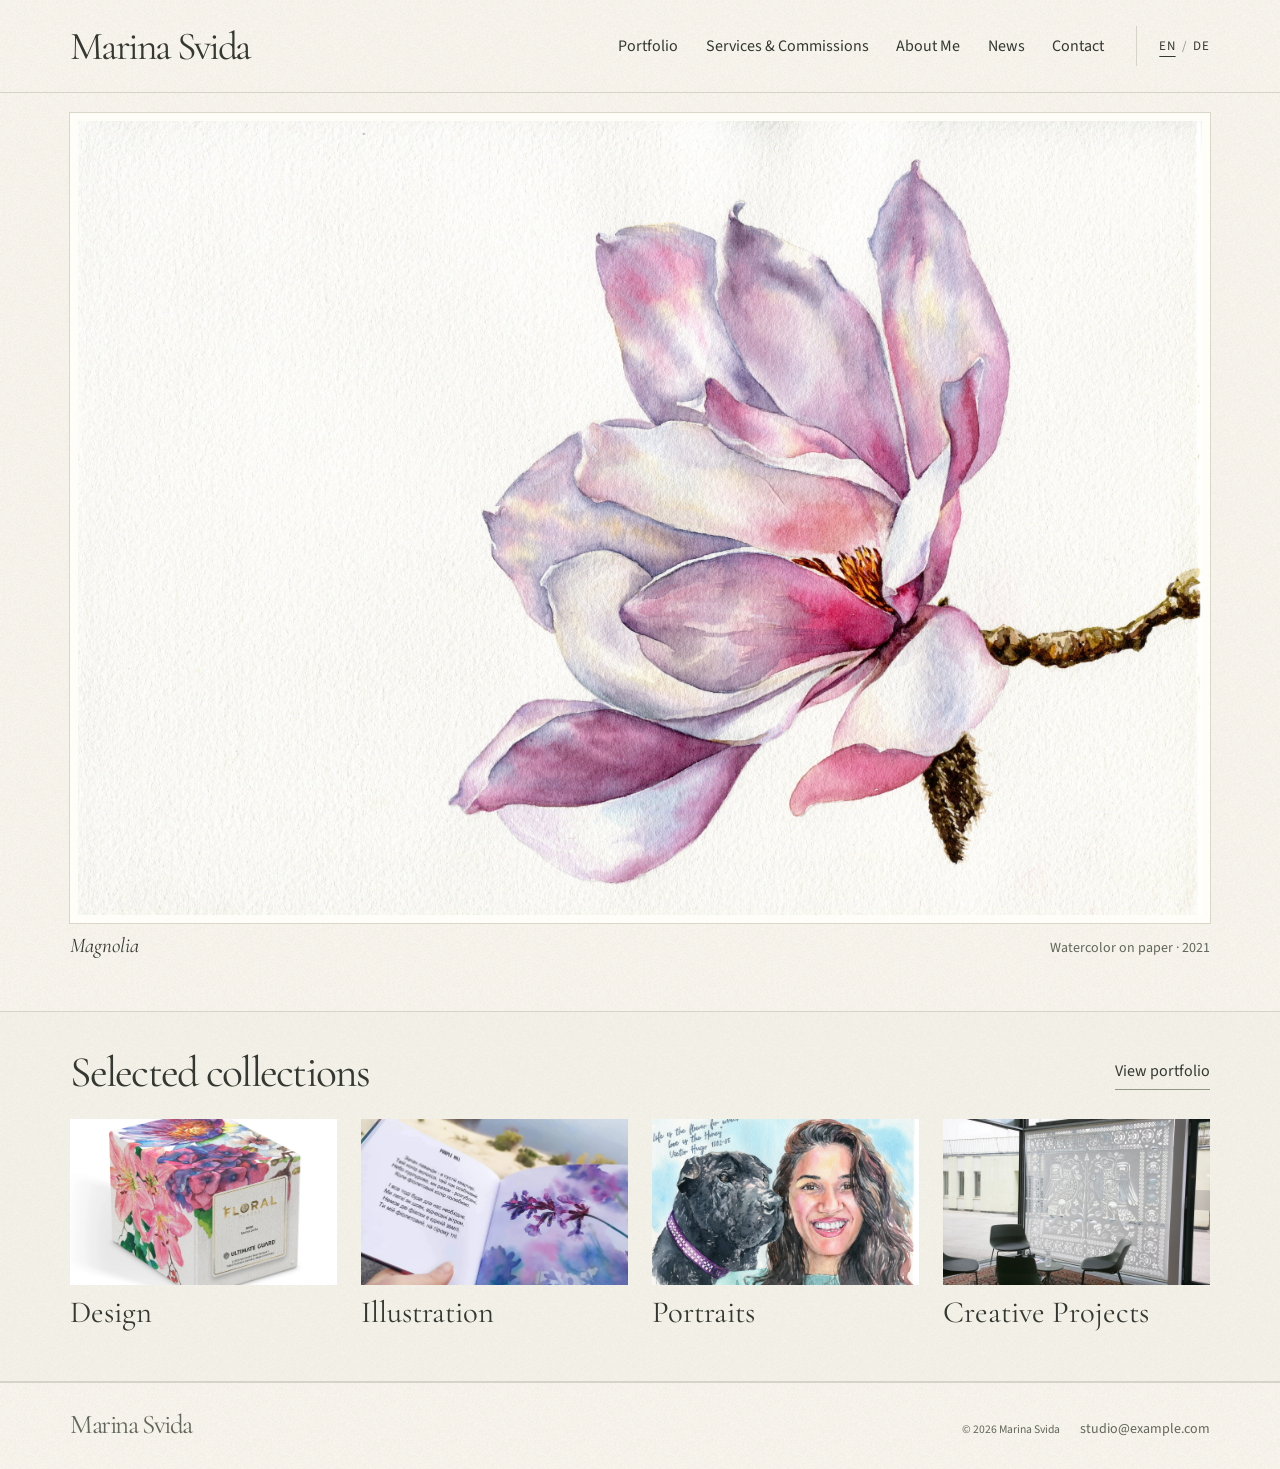
<file: index.html>
<!doctype html>
<html lang="en">
<head>
  <meta charset="utf-8">
  <meta name="viewport" content="width=device-width, initial-scale=1">
  <meta name="description" content="Explore Marina Svida’s portfolio of watercolor paintings, illustration and works on paper.">
  <title>Marina Svida · Portfolio</title>
  <link rel="icon" type="image/png" href="./favicon.png">
  <link rel="stylesheet" href="./css/style.css">
  <script type="module" blocking="render" src="./js/main.js"></script>
</head>
<body data-page="index">
  <noscript>Please enable JavaScript to view the catalogue. Bitte aktivieren Sie JavaScript, um den Katalog zu öffnen.</noscript>
  <header></header>
  <main id="main" tabindex="-1"></main>
  <footer></footer>
</body>
</html>
</file>
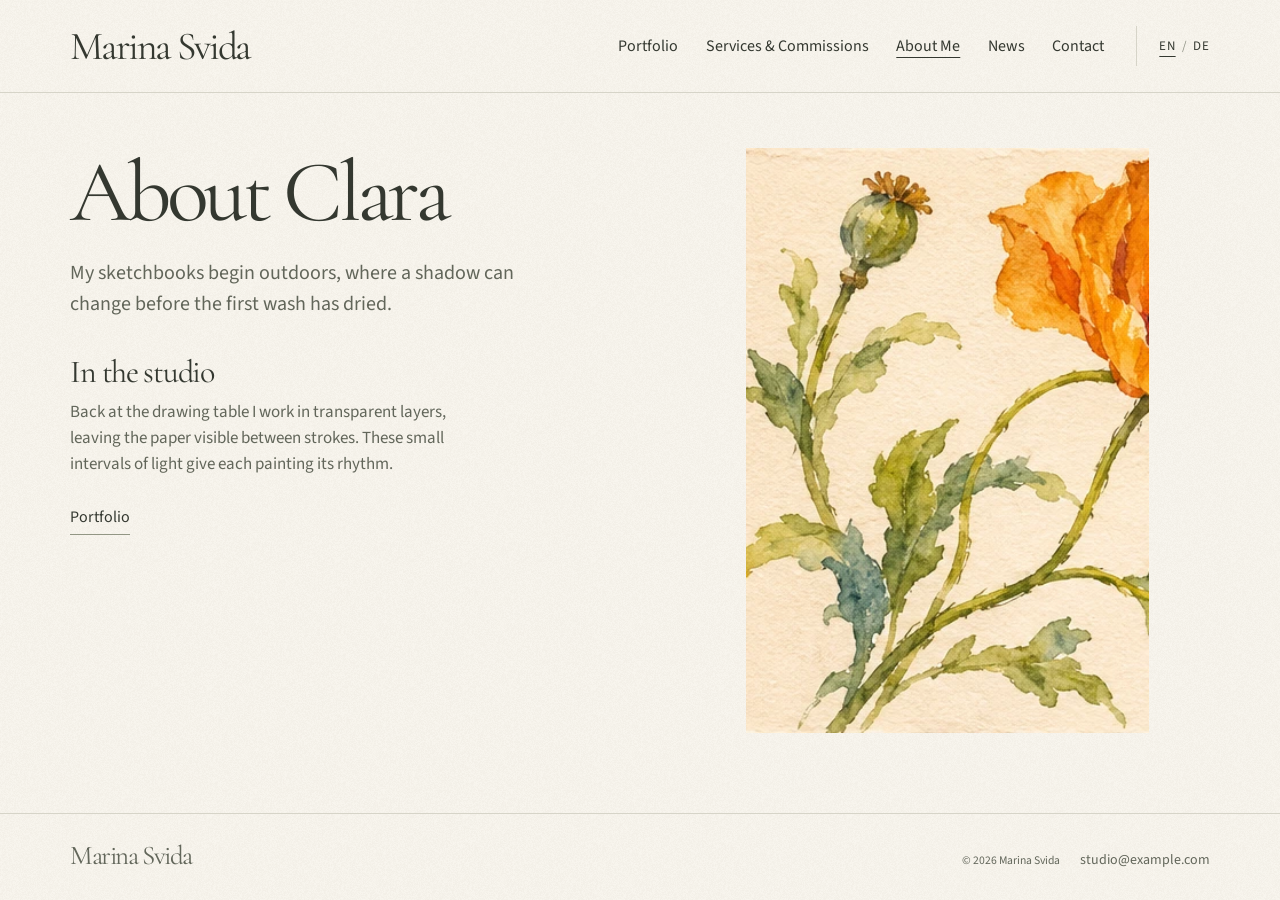
<file: about.html>
<!doctype html>
<html lang="en">
<head>
  <meta charset="utf-8">
  <meta name="viewport" content="width=device-width, initial-scale=1">
  <meta name="description" content="Explore Marina Svida’s portfolio of watercolor paintings, illustration and works on paper.">
  <title>Marina Svida · Portfolio</title>
  <link rel="icon" type="image/png" href="./favicon.png">
  <link rel="stylesheet" href="./css/style.css">
  <script type="module" blocking="render" src="./js/main.js"></script>
</head>
<body data-page="about">
  <noscript>Please enable JavaScript to view the catalogue. Bitte aktivieren Sie JavaScript, um den Katalog zu öffnen.</noscript>
  <header></header>
  <main id="main" tabindex="-1"></main>
  <footer></footer>
</body>
</html>
</file>
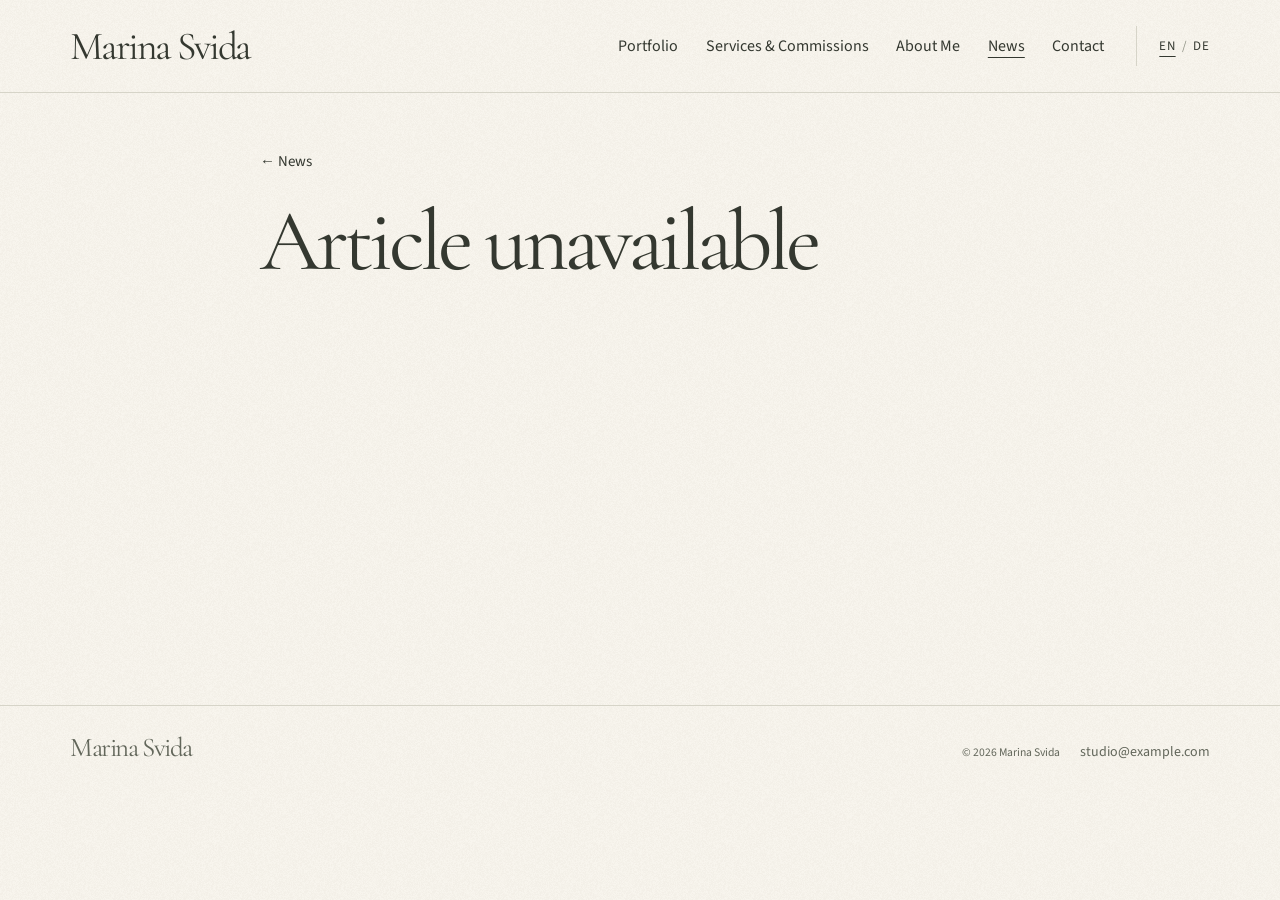
<file: article.html>
<!doctype html>
<html lang="en">
<head>
  <meta charset="utf-8">
  <meta name="viewport" content="width=device-width, initial-scale=1">
  <meta name="description" content="Explore Marina Svida’s portfolio of watercolor paintings, illustration and works on paper.">
  <title>Marina Svida · Portfolio</title>
  <link rel="icon" type="image/png" href="./favicon.png">
  <link rel="stylesheet" href="./css/style.css">
  <script type="module" blocking="render" src="./js/main.js"></script>
</head>
<body data-page="article">
  <noscript>Please enable JavaScript to view the catalogue. Bitte aktivieren Sie JavaScript, um den Katalog zu öffnen.</noscript>
  <header></header>
  <main id="main" tabindex="-1"></main>
  <footer></footer>
</body>
</html>
</file>
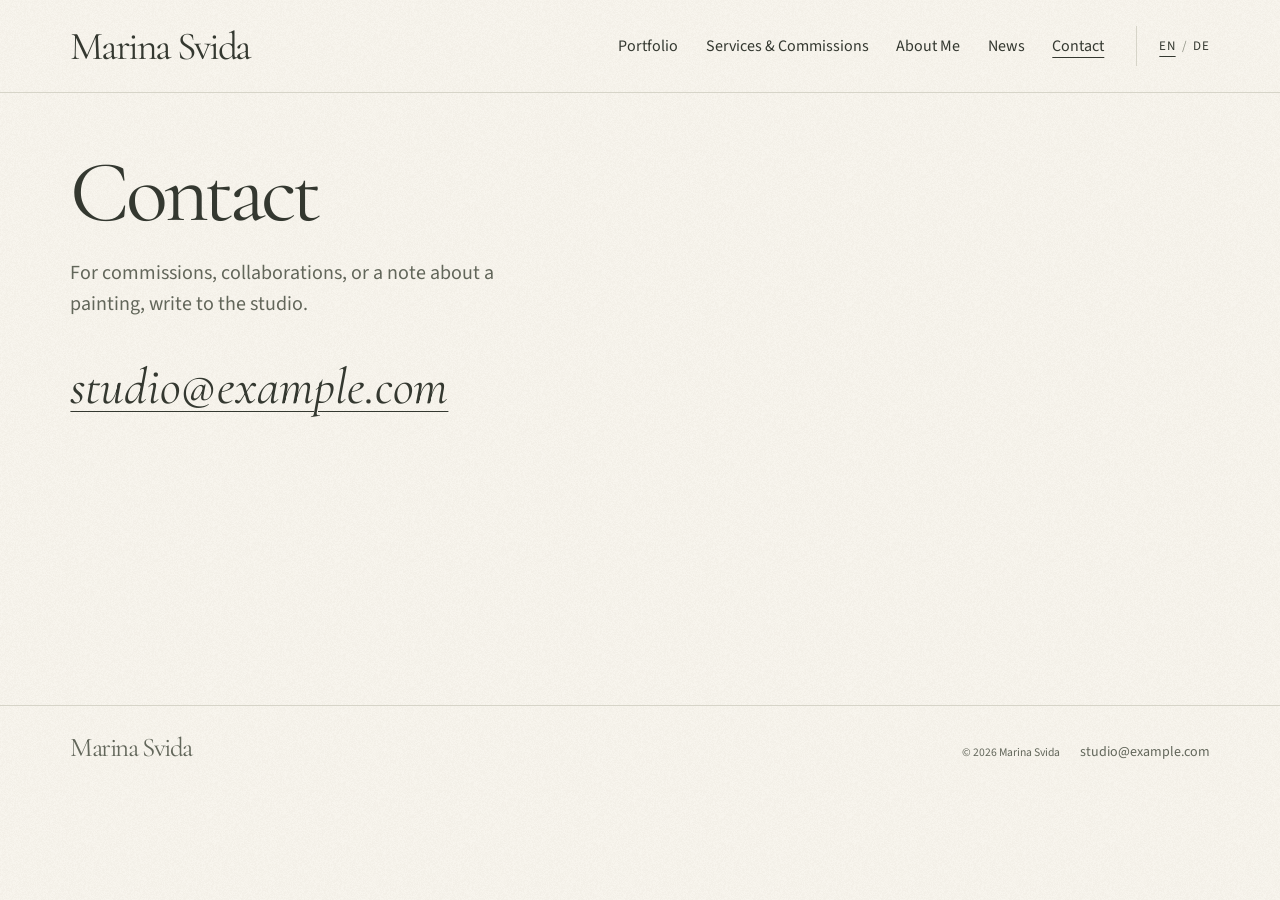
<file: contact.html>
<!doctype html>
<html lang="en">
<head>
  <meta charset="utf-8">
  <meta name="viewport" content="width=device-width, initial-scale=1">
  <meta name="description" content="Explore Marina Svida’s portfolio of watercolor paintings, illustration and works on paper.">
  <title>Marina Svida · Portfolio</title>
  <link rel="icon" type="image/png" href="./favicon.png">
  <link rel="stylesheet" href="./css/style.css">
  <script type="module" blocking="render" src="./js/main.js"></script>
</head>
<body data-page="contact">
  <noscript>Please enable JavaScript to view the catalogue. Bitte aktivieren Sie JavaScript, um den Katalog zu öffnen.</noscript>
  <header></header>
  <main id="main" tabindex="-1"></main>
  <footer></footer>
</body>
</html>
</file>
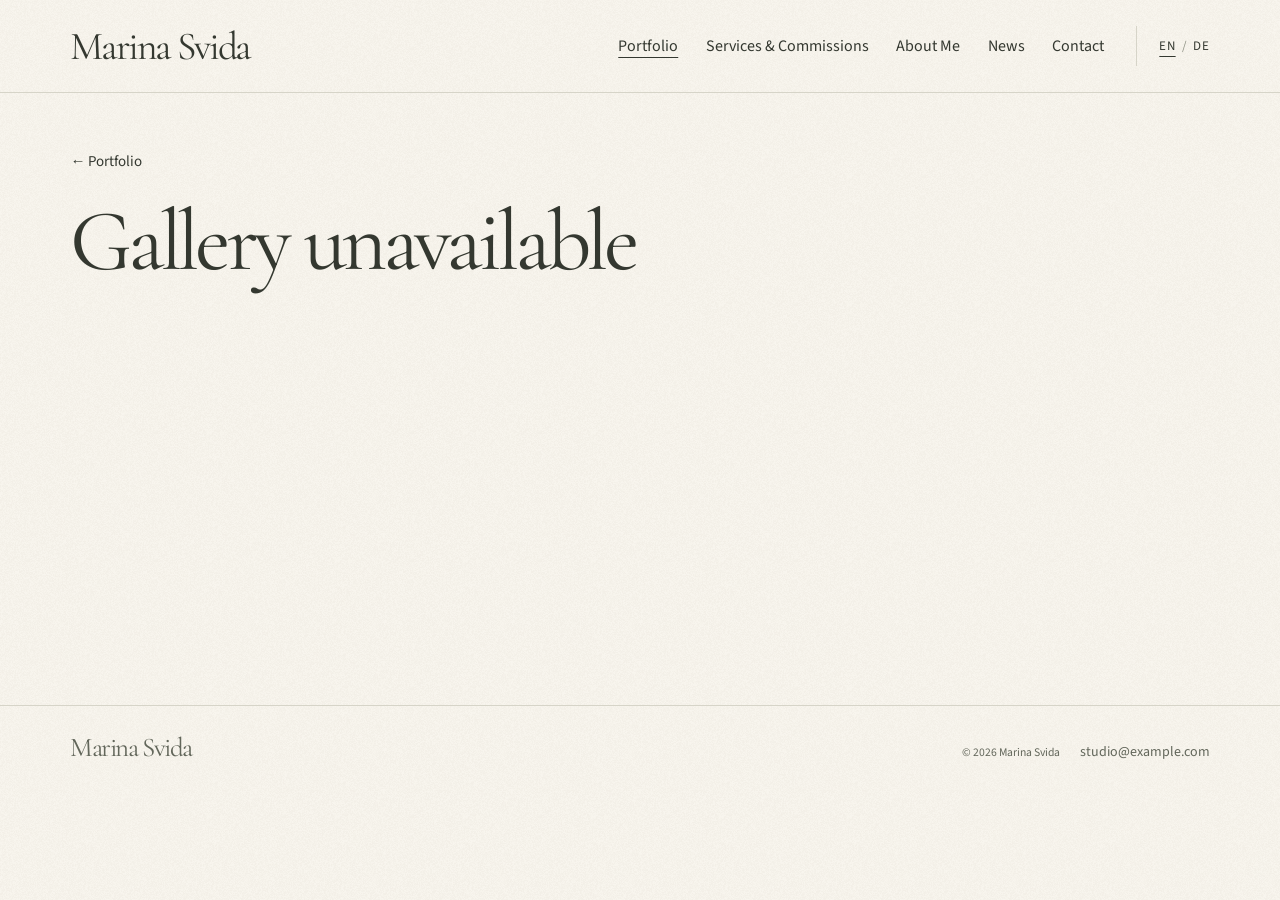
<file: gallery.html>
<!doctype html>
<html lang="en">
<head>
  <meta charset="utf-8">
  <meta name="viewport" content="width=device-width, initial-scale=1">
  <meta name="description" content="Explore Marina Svida’s portfolio of watercolor paintings, illustration and works on paper.">
  <title>Marina Svida · Portfolio</title>
  <link rel="icon" type="image/png" href="./favicon.png">
  <link rel="stylesheet" href="./css/style.css">
  <script type="module" blocking="render" src="./js/main.js"></script>
</head>
<body data-page="gallery">
  <noscript>Please enable JavaScript to view the catalogue. Bitte aktivieren Sie JavaScript, um den Katalog zu öffnen.</noscript>
  <header></header>
  <main id="main" tabindex="-1"></main>
  <footer></footer>
</body>
</html>
</file>
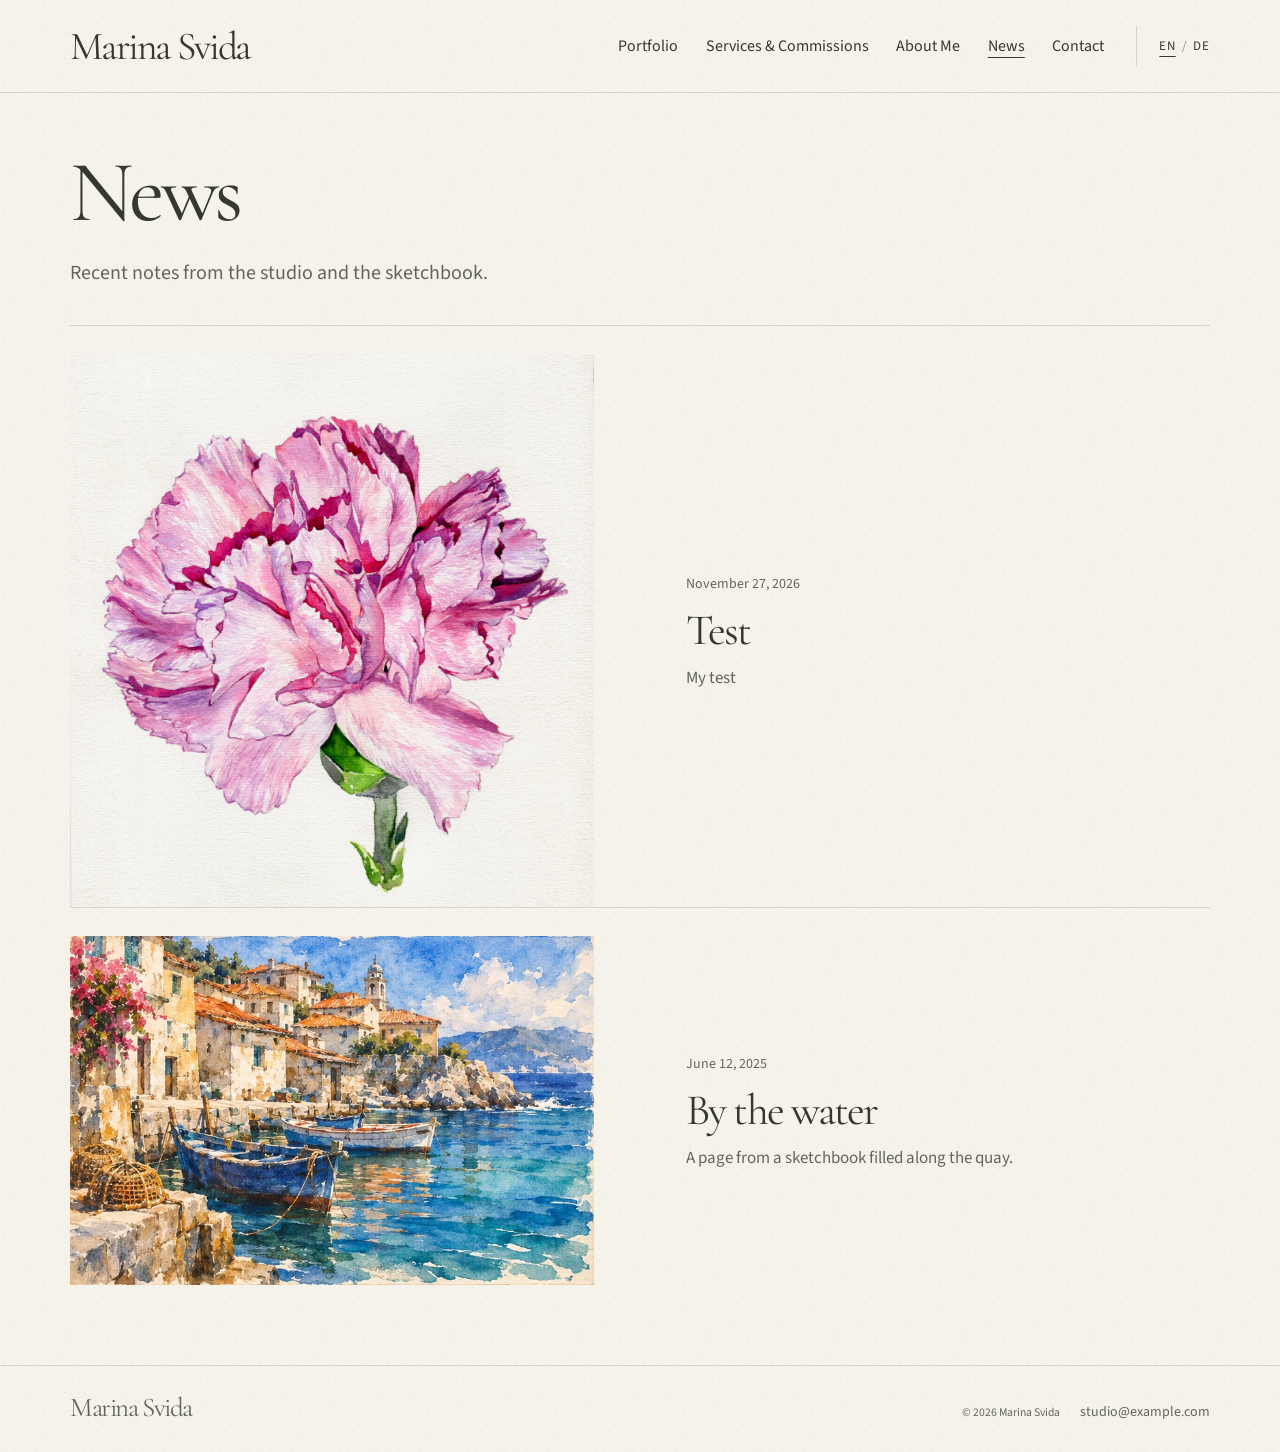
<file: news.html>
<!doctype html>
<html lang="en">
<head>
  <meta charset="utf-8">
  <meta name="viewport" content="width=device-width, initial-scale=1">
  <meta name="description" content="Explore Marina Svida’s portfolio of watercolor paintings, illustration and works on paper.">
  <title>Marina Svida · Portfolio</title>
  <link rel="icon" type="image/png" href="./favicon.png">
  <link rel="stylesheet" href="./css/style.css">
  <script type="module" blocking="render" src="./js/main.js"></script>
</head>
<body data-page="news">
  <noscript>Please enable JavaScript to view the catalogue. Bitte aktivieren Sie JavaScript, um den Katalog zu öffnen.</noscript>
  <header></header>
  <main id="main" tabindex="-1"></main>
  <footer></footer>
</body>
</html>
</file>
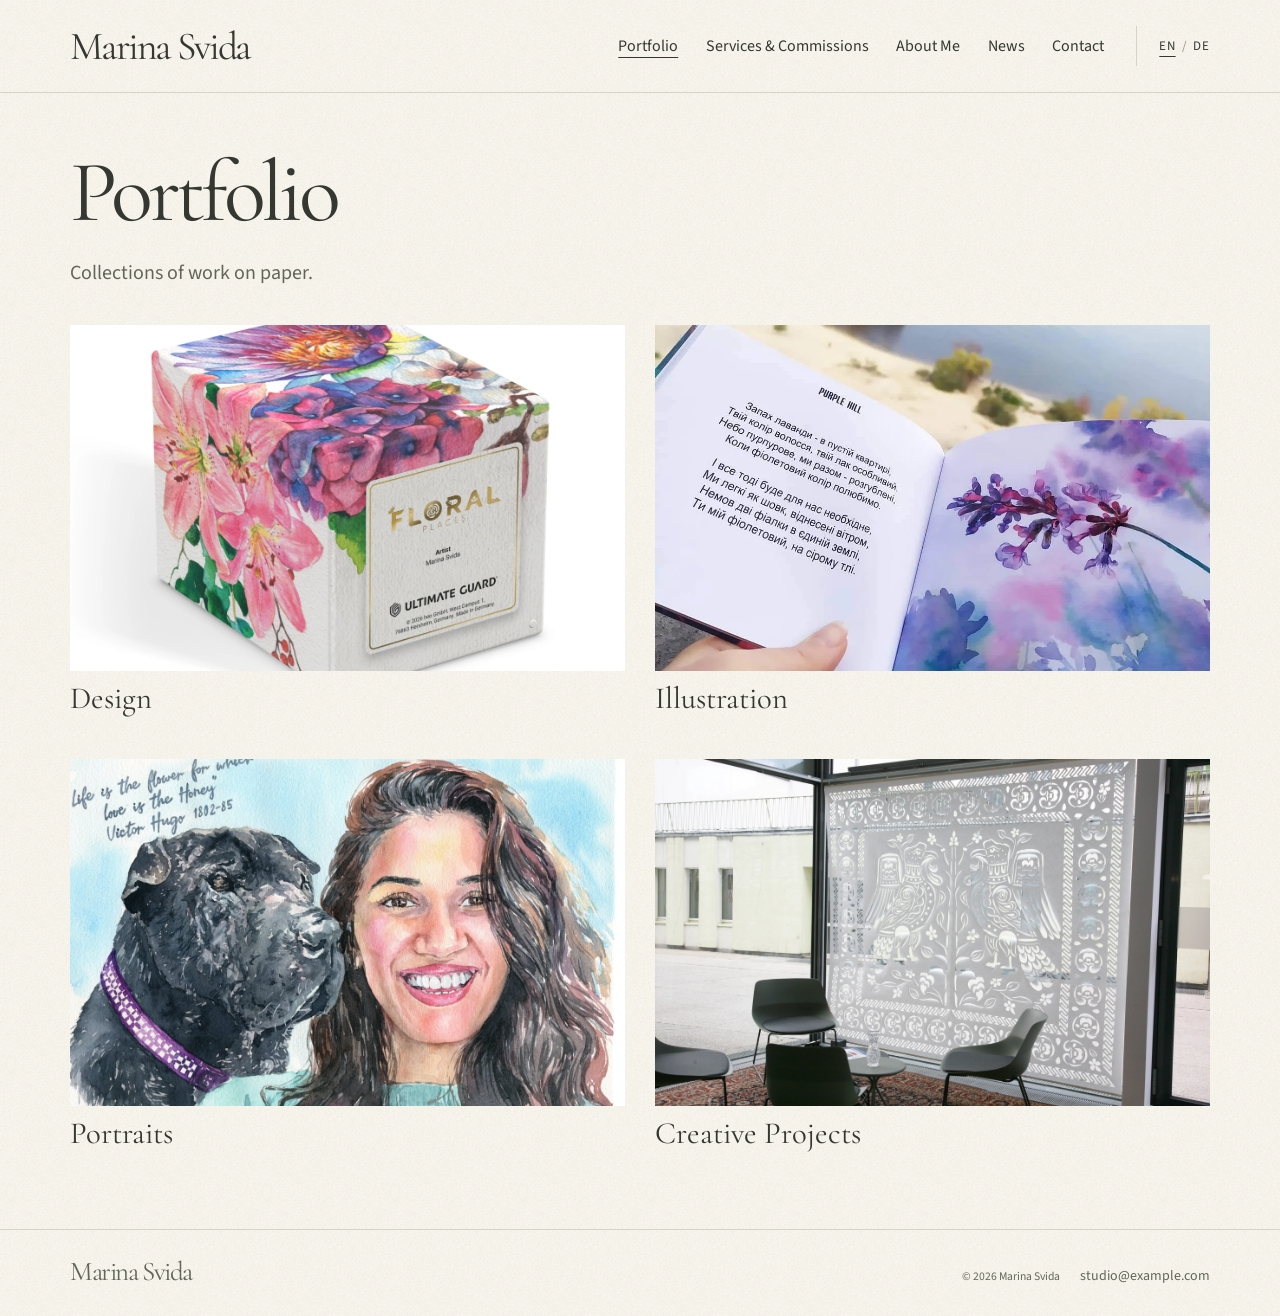
<file: portfolio.html>
<!doctype html>
<html lang="en">
<head>
  <meta charset="utf-8">
  <meta name="viewport" content="width=device-width, initial-scale=1">
  <meta name="description" content="Explore Marina Svida’s portfolio of watercolor paintings, illustration and works on paper.">
  <title>Marina Svida · Portfolio</title>
  <link rel="icon" type="image/png" href="./favicon.png">
  <link rel="stylesheet" href="./css/style.css">
  <script type="module" blocking="render" src="./js/main.js"></script>
</head>
<body data-page="portfolio">
  <noscript>Please enable JavaScript to view the catalogue. Bitte aktivieren Sie JavaScript, um den Katalog zu öffnen.</noscript>
  <header></header>
  <main id="main" tabindex="-1"></main>
  <footer></footer>
</body>
</html>
</file>
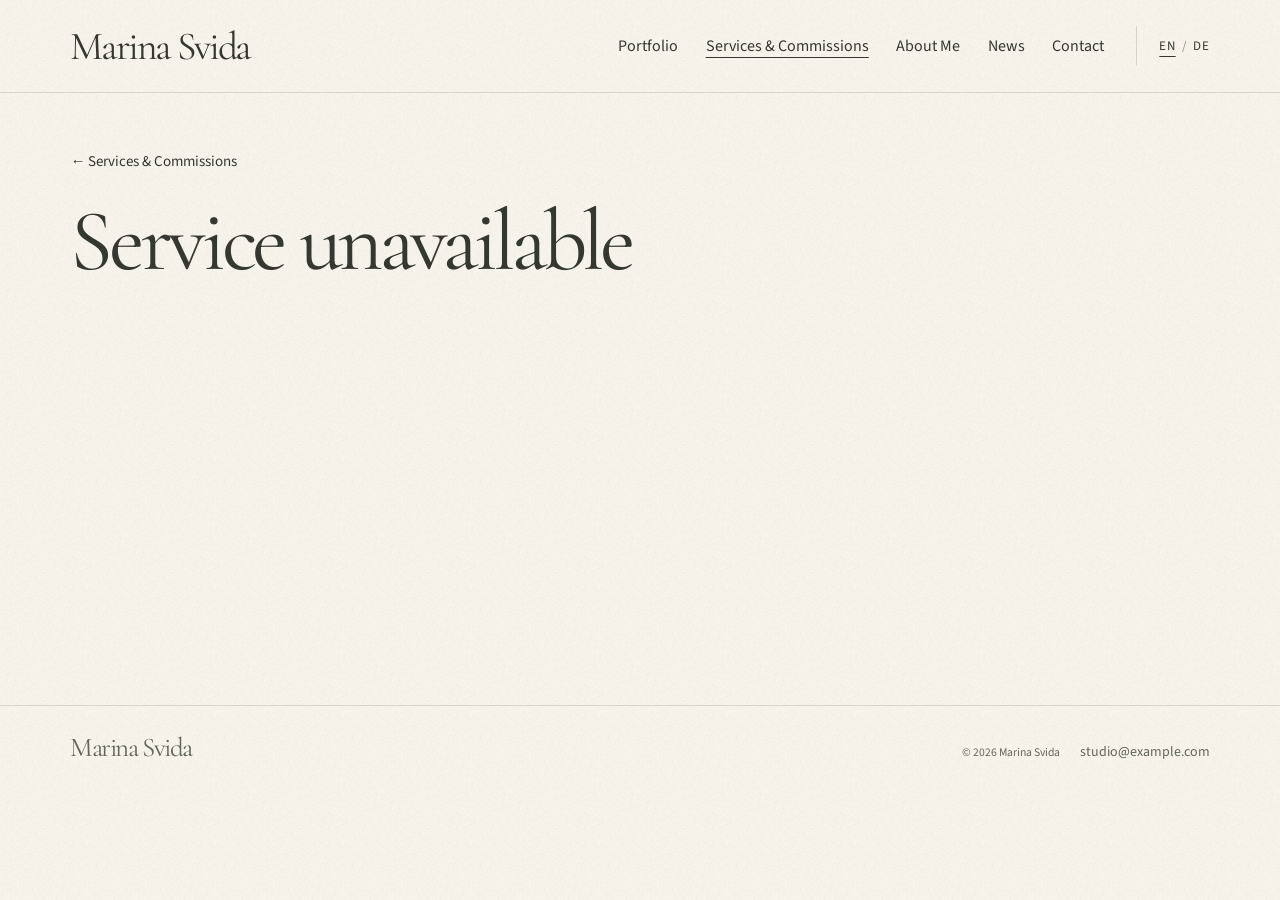
<file: service.html>
<!doctype html>
<html lang="en">
<head>
  <meta charset="utf-8">
  <meta name="viewport" content="width=device-width, initial-scale=1">
  <meta name="description" content="Explore Marina Svida’s portfolio of watercolor paintings, illustration and works on paper.">
  <title>Marina Svida · Portfolio</title>
  <link rel="icon" type="image/png" href="./favicon.png">
  <link rel="stylesheet" href="./css/style.css">
  <script type="module" blocking="render" src="./js/main.js"></script>
</head>
<body data-page="service">
  <noscript>Please enable JavaScript to view the catalogue. Bitte aktivieren Sie JavaScript, um den Katalog zu öffnen.</noscript>
  <header></header>
  <main id="main" tabindex="-1"></main>
  <footer></footer>
</body>
</html>
</file>
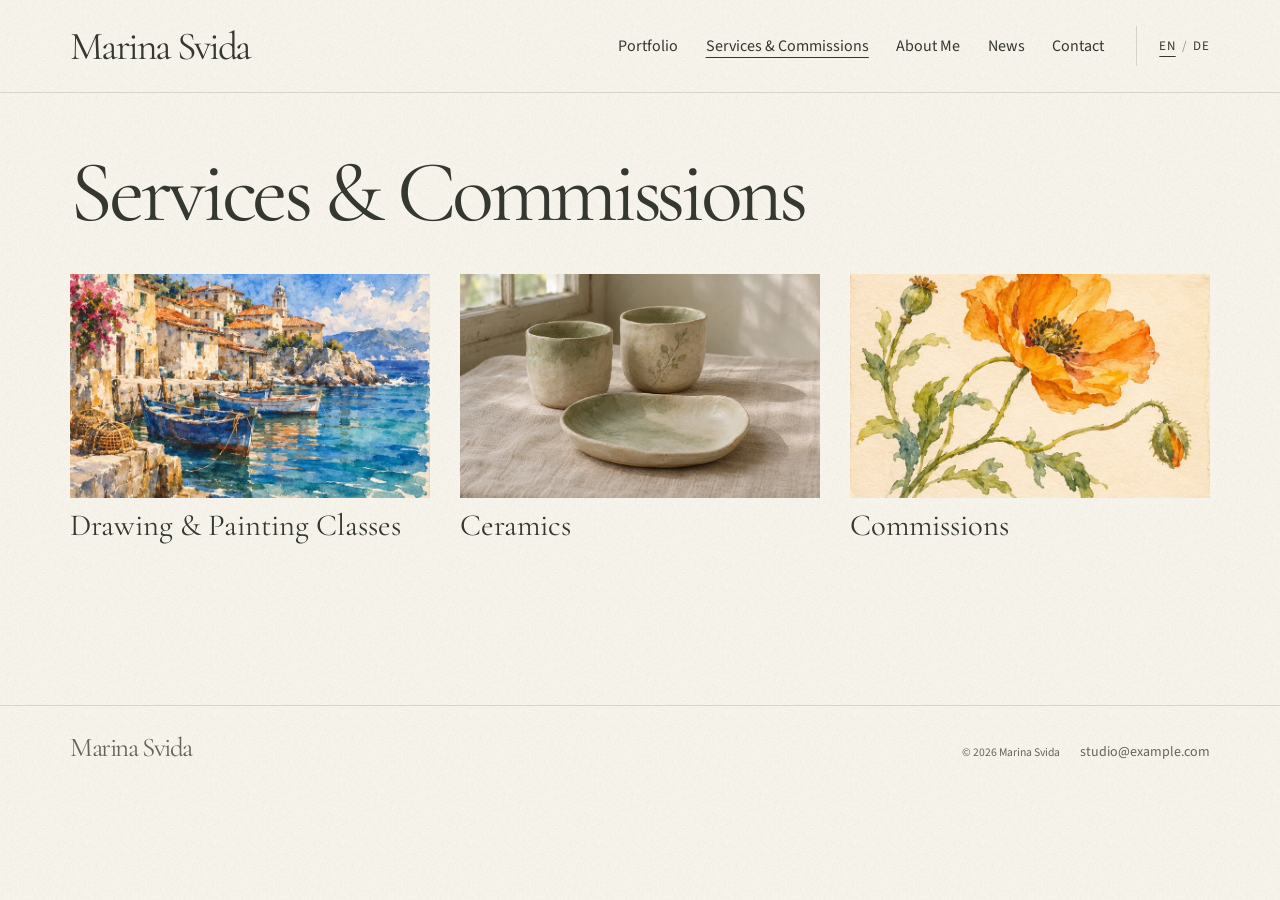
<file: services.html>
<!doctype html>
<html lang="en">
<head>
  <meta charset="utf-8">
  <meta name="viewport" content="width=device-width, initial-scale=1">
  <meta name="description" content="Explore Marina Svida’s portfolio of watercolor paintings, illustration and works on paper.">
  <title>Marina Svida · Portfolio</title>
  <link rel="icon" type="image/png" href="./favicon.png">
  <link rel="stylesheet" href="./css/style.css">
  <script type="module" blocking="render" src="./js/main.js"></script>
</head>
<body data-page="services">
  <noscript>Please enable JavaScript to view the catalogue. Bitte aktivieren Sie JavaScript, um den Katalog zu öffnen.</noscript>
  <header></header>
  <main id="main" tabindex="-1"></main>
  <footer></footer>
</body>
</html>
</file>
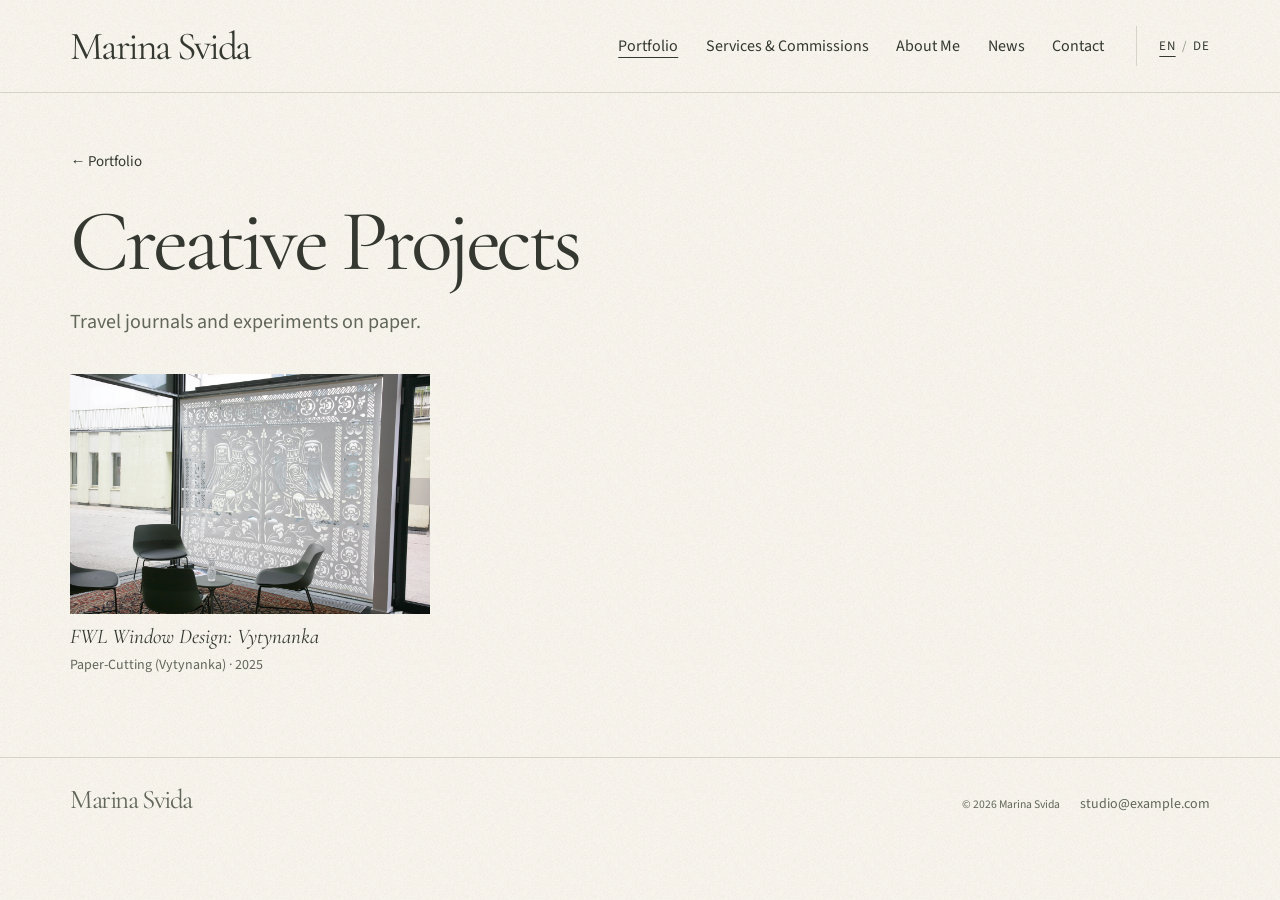
<file: galleries/creative-projects.html>
<!doctype html>
<html lang="en">
<head>
  <meta charset="utf-8">
  <meta name="viewport" content="width=device-width, initial-scale=1">
  <meta name="description" content="Explore Marina Svida’s portfolio of watercolor paintings, illustration and works on paper.">
  <title>Marina Svida · Portfolio</title>
  <link rel="icon" type="image/png" href="../favicon.png">
  <link rel="stylesheet" href="../css/style.css">
  <script type="module" blocking="render" src="../js/main.js"></script>
</head>
<body data-page="gallery" data-gallery-id="creative-projects">
  <noscript>Please enable JavaScript to view the catalogue. Bitte aktivieren Sie JavaScript, um den Katalog zu öffnen.</noscript>
  <header></header>
  <main id="main" tabindex="-1"></main>
  <footer></footer>
</body>
</html>
</file>
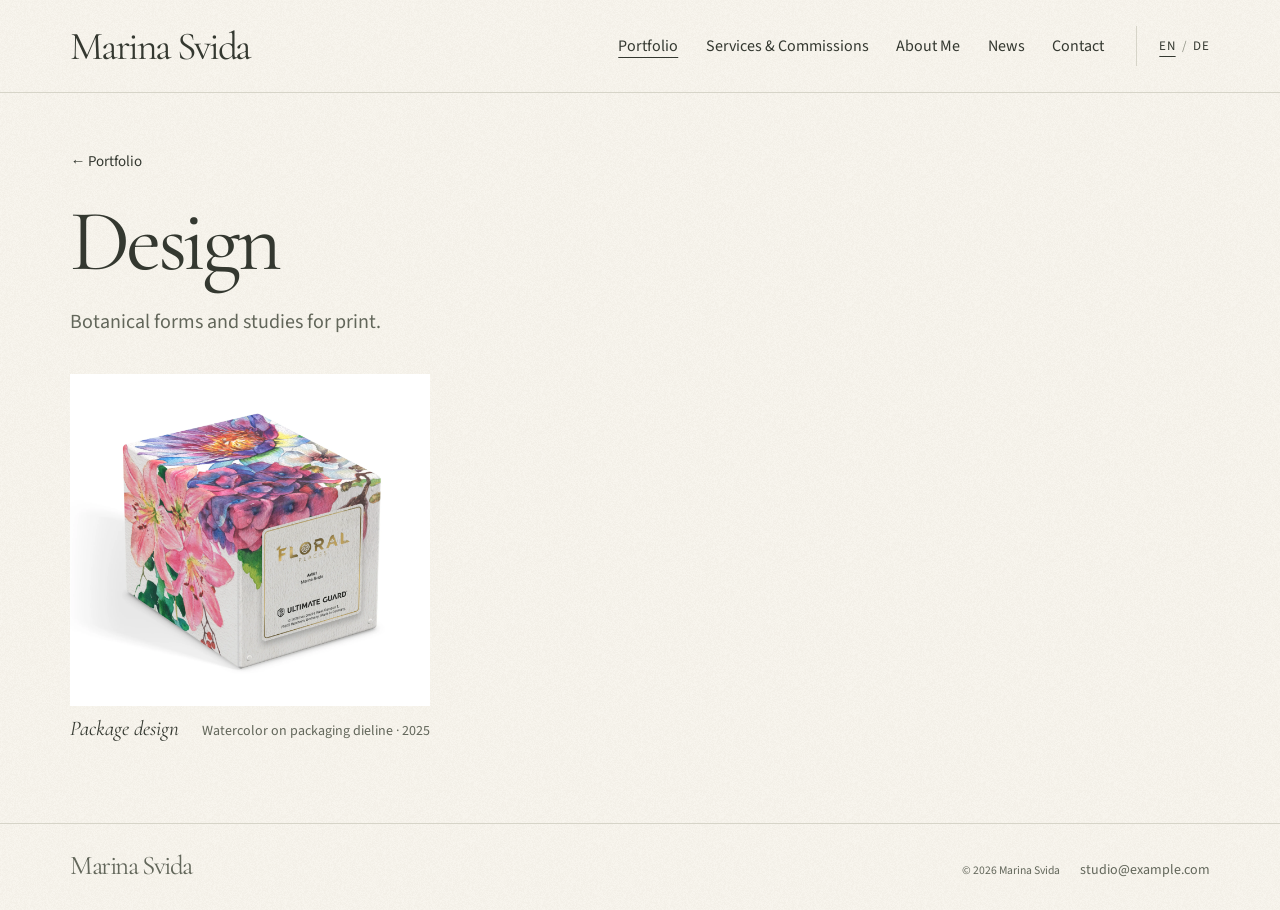
<file: galleries/design.html>
<!doctype html>
<html lang="en">
<head>
  <meta charset="utf-8">
  <meta name="viewport" content="width=device-width, initial-scale=1">
  <meta name="description" content="Explore Marina Svida’s portfolio of watercolor paintings, illustration and works on paper.">
  <title>Marina Svida · Portfolio</title>
  <link rel="icon" type="image/png" href="../favicon.png">
  <link rel="stylesheet" href="../css/style.css">
  <script type="module" blocking="render" src="../js/main.js"></script>
</head>
<body data-page="gallery" data-gallery-id="design">
  <noscript>Please enable JavaScript to view the catalogue. Bitte aktivieren Sie JavaScript, um den Katalog zu öffnen.</noscript>
  <header></header>
  <main id="main" tabindex="-1"></main>
  <footer></footer>
</body>
</html>
</file>
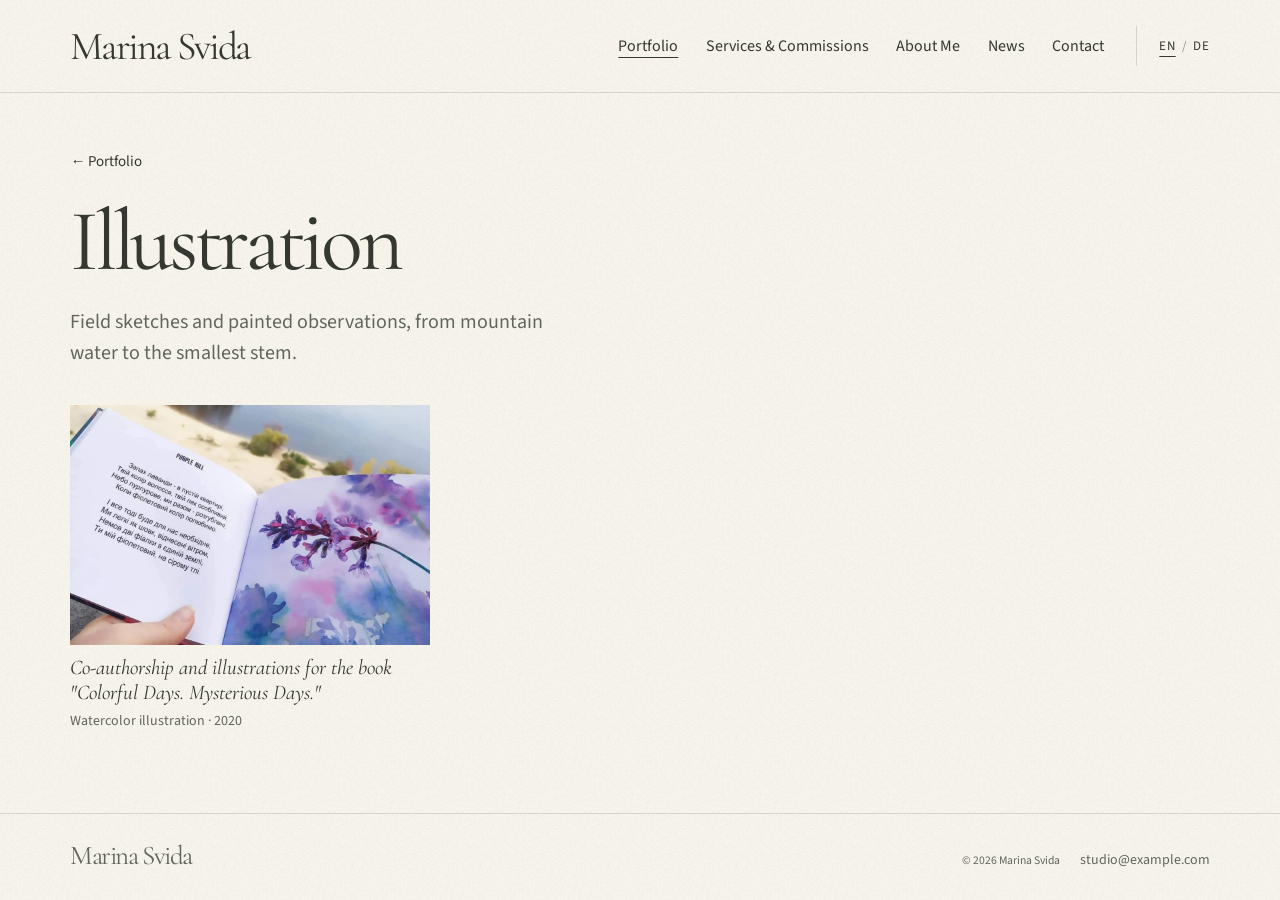
<file: galleries/illustration.html>
<!doctype html>
<html lang="en">
<head>
  <meta charset="utf-8">
  <meta name="viewport" content="width=device-width, initial-scale=1">
  <meta name="description" content="Explore Marina Svida’s portfolio of watercolor paintings, illustration and works on paper.">
  <title>Marina Svida · Portfolio</title>
  <link rel="icon" type="image/png" href="../favicon.png">
  <link rel="stylesheet" href="../css/style.css">
  <script type="module" blocking="render" src="../js/main.js"></script>
</head>
<body data-page="gallery" data-gallery-id="illustration">
  <noscript>Please enable JavaScript to view the catalogue. Bitte aktivieren Sie JavaScript, um den Katalog zu öffnen.</noscript>
  <header></header>
  <main id="main" tabindex="-1"></main>
  <footer></footer>
</body>
</html>
</file>
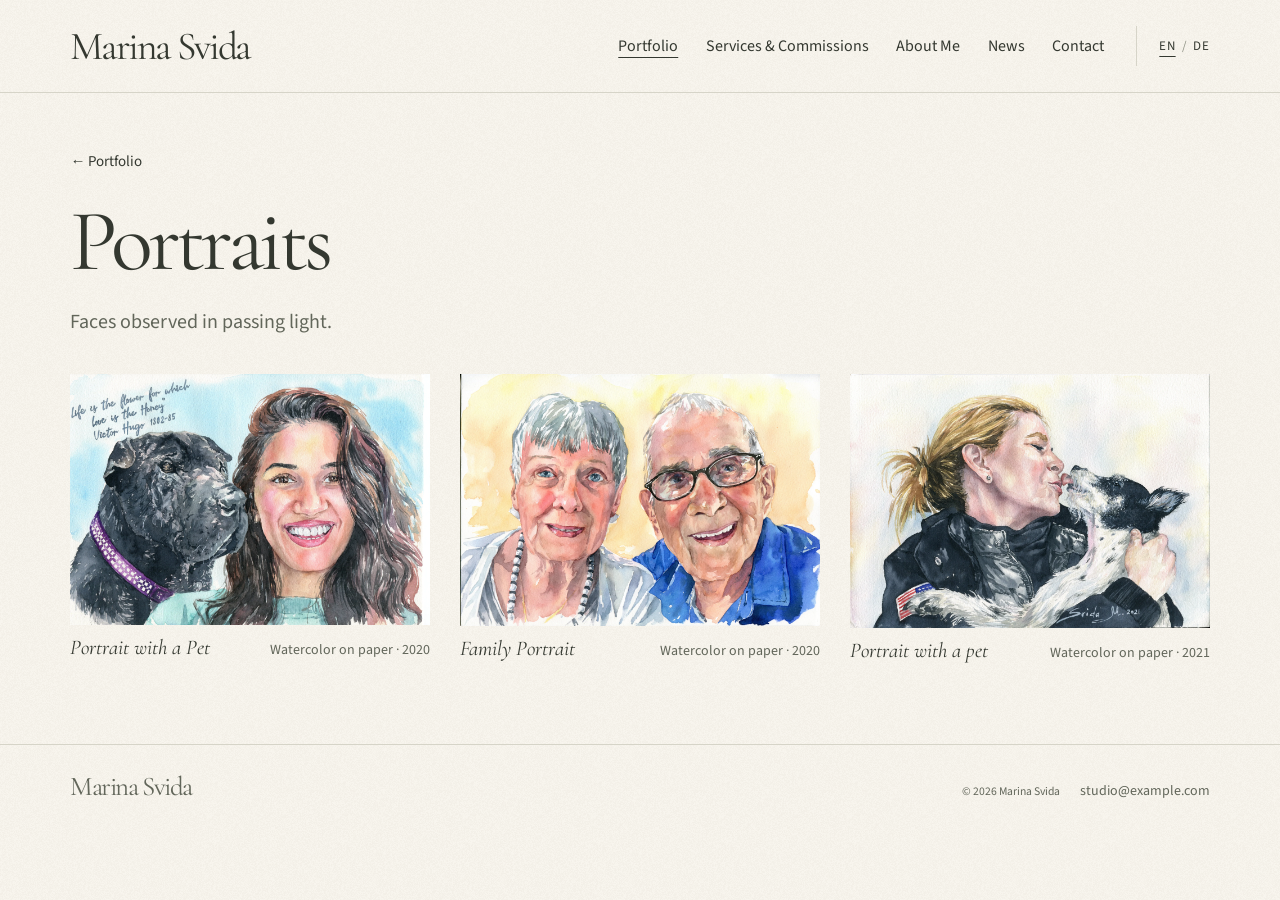
<file: galleries/portraits.html>
<!doctype html>
<html lang="en">
<head>
  <meta charset="utf-8">
  <meta name="viewport" content="width=device-width, initial-scale=1">
  <meta name="description" content="Explore Marina Svida’s portfolio of watercolor paintings, illustration and works on paper.">
  <title>Marina Svida · Portfolio</title>
  <link rel="icon" type="image/png" href="../favicon.png">
  <link rel="stylesheet" href="../css/style.css">
  <script type="module" blocking="render" src="../js/main.js"></script>
</head>
<body data-page="gallery" data-gallery-id="portraits">
  <noscript>Please enable JavaScript to view the catalogue. Bitte aktivieren Sie JavaScript, um den Katalog zu öffnen.</noscript>
  <header></header>
  <main id="main" tabindex="-1"></main>
  <footer></footer>
</body>
</html>
</file>
<file: css/style.css>
@font-face{font-family:Cormorant;src:url('../fonts/cormorant-garamond-latin-400-normal.woff2') format('woff2');font-display:swap}
@font-face{font-family:Cormorant;src:url('../fonts/cormorant-garamond-latin-400-italic.woff2') format('woff2');font-style:italic;font-display:swap}
@font-face{font-family:Source;src:url('../fonts/source-sans-3-latin-400-normal.woff2') format('woff2');font-display:swap}
:root{
  --paper:#f8f5ee; --ink:#343830; --soft:#62665a; --rule:#d6d4c8;
  --olive:#485440; --serif:Cormorant,Georgia,serif;
}
*{box-sizing:border-box}
body{margin:0;background:var(--paper) url('../images/textures/grain.png');color:var(--ink);font:17px/1.55 Source,Arial,sans-serif}
.wrap{width:min(89%,1380px);margin-inline:auto}
a{color:inherit;text-decoration:none}
a:hover{color:var(--olive);text-decoration:underline;text-underline-offset:.25em}
button{font:inherit;color:inherit;cursor:pointer}
:focus-visible{outline:2px solid #586a4b;outline-offset:4px}
img{display:block;width:100%;height:auto}
img[data-protected-artwork]{-webkit-touch-callout:none;-webkit-user-select:none;user-select:none}
figure,p,h1,h2,h3{margin:0}
h1,h2,h3,.brand{font-family:var(--serif);font-weight:400;line-height:1.03}
header{border-bottom:1px solid var(--rule);position:relative;z-index:1}
.mast,.foot,.section-bar,nav,.languages{display:flex;align-items:center}
.mast{min-height:92px;gap:32px}
.brand{font-size:clamp(33px,3.1vw,50px);letter-spacing:-.055em;overflow-wrap:anywhere}
nav{margin-left:auto;gap:clamp(16px,2.15vw,38px);font-size:16px}
nav a[aria-current],.languages a[aria-current]{text-decoration:underline;text-underline-offset:6px}
.nav-instagram{display:grid;place-items:center;flex:none;width:44px;height:44px;margin-inline-start:-8px}
.languages{border-left:1px solid var(--rule);padding-left:22px;gap:6px;font-size:13px;letter-spacing:.05em}
.languages span{color:#929487}
.languages a{padding-block:10px}
.menu{display:none}
.skip{position:absolute;top:-80px;background:white;padding:6px}
.skip:focus{top:0}
.visually-hidden{position:absolute;width:1px;height:1px;overflow:hidden;clip-path:inset(50%);white-space:nowrap}
.hero{padding-block:20px clamp(40px,4vw,70px)}
h1{font-size:clamp(58px,6.8vw,108px);letter-spacing:-.05em}
.section-title p,.editorial p,.article p,.news-entry p,.rich-text{color:var(--soft);max-width:48ch}
.feature{margin-inline:auto}
.feature-tall{width:min(100%,calc(clamp(360px,76svh,900px) * var(--feature-ratio)))}
.feature img{border:8px solid #fffdf7;outline:1px solid #dad6c9}
figcaption{display:flex;align-items:baseline;justify-content:space-between;gap:6px 8px;flex-wrap:wrap;padding-top:10px;overflow-wrap:anywhere}
figcaption em{font:italic 21px/1.2 var(--serif)}
.caption-meta,time{color:var(--soft);font-size:14px}
.caption-description{flex-basis:100%;color:var(--soft);font-size:15px;white-space:pre-line}
.selected{border-block:1px solid var(--rule);background:rgba(233,231,218,.3);padding:38px 0 52px}
.section-bar{justify-content:space-between;gap:16px;margin-bottom:24px}
h2{font-size:clamp(34px,3.4vw,52px);letter-spacing:-.04em}
.text-link{display:inline-block;font-size:16px;border-bottom:1px solid #929684;padding:5px 0}
.collections,.editorial,.news-entry{display:grid;gap:30px}
.collections{grid-template-columns:repeat(2,minmax(0,1fr));row-gap:44px}
.compact{grid-template-columns:repeat(4,minmax(0,1fr));gap:24px}
.preview-image{aspect-ratio:1.6;background:#eeeade}
.preview-image img{height:100%;object-fit:cover}
.preview-title{font-size:clamp(28px,2.4vw,40px);margin-top:12px;letter-spacing:normal;overflow-wrap:anywhere}
.service-previews{grid-template-columns:repeat(3,minmax(0,1fr))}
.interior{padding-block:55px 80px;min-height:68vh}
.section-title{margin-bottom:36px}
.section-title p,.article p{margin-top:20px;font-size:20px}
.back{display:inline-block;margin-bottom:24px;font-size:15px}
.gallery{
  --gallery-columns:3;
  --gallery-gap:30px;
  display:grid;
  grid-template-columns:repeat(var(--gallery-columns),minmax(0,1fr));
  align-items:start;
  gap:var(--gallery-gap);
}
.gallery.masonry{position:relative;display:block}
.gallery.masonry>figure{position:absolute;width:var(--column-width)}
.art-button img:not([width]){aspect-ratio:auto 3 / 2}
.art-button{display:block;width:100%;background:none;border:0;padding:0;cursor:zoom-in}
.editorial,.news-entry{grid-template-columns:1fr 1fr;gap:8%;align-items:start}
.editorial h2{font-size:32px;margin-bottom:10px}
.editorial .text-link{margin-top:22px}
.editorial img{max-height:65vh;object-fit:contain}
.news-entry{border-top:1px solid var(--rule);padding-top:28px;align-items:center}
.news-entry h2{margin:12px 0}
.news-entry-text{grid-template-columns:1fr}
.article{max-width:760px}
.article>figure{margin-top:25px}
.rich-text{overflow-wrap:anywhere}
.rich-text>*+*{margin-top:1em}
.rich-text h2{font-size:clamp(32px,3.4vw,48px)}
.rich-text h3{font-size:28px}
.rich-text a,.contact-line a,.social-links a{text-decoration:underline;text-underline-offset:.25em}
.rich-text img{width:auto;max-width:100%}
.rich-text pre{white-space:pre-wrap}
.rich-text blockquote{margin-inline:0;padding-inline-start:1em;border-inline-start:1px solid var(--rule)}
.rich-text table{display:block;overflow:auto;border-collapse:collapse}
.rich-text :is(th,td){padding:.35em .6em;border:1px solid var(--rule)}
.service-detail{max-width:760px}
.service-detail .section-title{margin-bottom:24px}
.service-detail .text-link,.contact-line,.social-links{margin-top:22px}
.service-gallery{display:grid;grid-template-columns:repeat(2,minmax(0,1fr));align-items:start;gap:30px;margin-top:36px}
.social-links{display:flex;flex-wrap:wrap;gap:12px 24px;padding:0;list-style:none}
.contact-email{font:italic clamp(28px,4vw,60px) var(--serif);text-decoration:underline;text-decoration-thickness:1px;text-underline-offset:8px;overflow-wrap:anywhere}
footer{border-top:1px solid var(--rule)}
.foot{align-items:baseline;flex-wrap:wrap;gap:20px;padding-block:28px;color:var(--soft);font-size:14px;overflow-wrap:anywhere}
.foot .brand{font-size:27px}.foot small{margin-left:auto}
.viewer{
  --viewer-gutter:clamp(8px,2vw,32px);
  --viewer-block-padding:6px;
  --viewer-top:max(var(--viewer-block-padding),env(safe-area-inset-top));
  --viewer-left:max(var(--viewer-gutter),env(safe-area-inset-left),env(safe-area-inset-right));
  --viewer-right:var(--viewer-left);
  position:fixed;
  inset:0;
  width:100%;
  height:100%;
  height:100dvh;
  max-width:none;
  max-height:none;
  border:0;
  padding:var(--viewer-top) var(--viewer-right) max(var(--viewer-block-padding),env(safe-area-inset-bottom)) var(--viewer-left);
  overflow:hidden;
  background:var(--paper);
  color:var(--ink);
}
.viewer[open]{display:grid;grid-template-rows:auto minmax(0,1fr);gap:4px}
.viewer::backdrop{background:#36392f}
.viewer.viewer-pointer-focus :focus,.art-button.viewer-pointer-focus:focus{outline:none}
body:has(.viewer[open]){overflow:hidden}
.viewer-stage{
  display:grid;
  grid-template-columns:minmax(0,1fr) auto minmax(0,1fr);
  grid-template-rows:minmax(0,1fr) auto auto;
  min-width:0;
  min-height:0;
}
.viewer-stage figcaption{
  grid-area:2/1/4/-1;
  display:grid;
  grid-template-columns:subgrid;
  grid-template-rows:subgrid;
  align-items:center;
  gap:0 12px;
  padding-top:2px;
}
.viewer-stage figcaption > *{min-width:0;max-height:var(--viewer-caption-height,min(14dvh,4rem));overflow:auto}
.viewer-stage figcaption:focus-visible,.viewer-stage figcaption > :focus-visible{outline-offset:-2px}
.viewer-stage figcaption em{grid-area:1/1}
.viewer-stage .caption-meta{grid-area:1/3;text-align:right}
.viewer-stage .caption-description{--viewer-caption-height:min(18dvh,6rem);grid-area:2/1/3/-1;margin-top:2px}
.viewer-viewport{grid-area:1/1/2/-1;position:relative;overflow:hidden;touch-action:none;min-height:0}
/* The viewport outlines the zoom control when the enlarged image edges are clipped. */
.viewer:not(.viewer-pointer-focus) .viewer-viewport:has(.viewer-image[aria-pressed="true"]:focus-visible){outline:2px solid #586a4b;outline-offset:2px}
.viewer-controls,.steps{display:flex;align-items:center;-webkit-user-select:none;user-select:none}
.viewer-controls{justify-content:end}
.steps{grid-area:2/2;justify-content:center;gap:18px;z-index:1}
:is(.viewer-controls,.steps) button{background:transparent;border:0;padding:9px 16px;min-width:44px;min-height:44px}
:is(.viewer-controls,.steps) button:hover{background:rgba(233,231,218,.65);color:var(--olive)}
:is(.viewer-controls,.steps) button:focus-visible{outline-offset:2px}
.menu{background:transparent;border:1px solid var(--rule);padding:8px 15px;min-height:44px}
.viewer-image,.viewer-adjacent{position:absolute;z-index:1}
.viewer-image{padding:0;background:none;border:0;cursor:zoom-in;-webkit-user-select:none;user-select:none}
.viewer-image:focus-visible{outline-offset:-2px}
.viewer-image[aria-pressed="true"]:focus-visible{outline:none}
.viewer-adjacent{top:0;left:0;width:100%;height:100%;pointer-events:none}
.viewer-image img,.viewer-adjacent img{width:100%;height:100%;object-fit:contain}
.viewer-image[aria-pressed="true"]{cursor:zoom-out}
.viewer-image[aria-pressed="true"]:active{cursor:grab}
.viewer-viewport.dragging,.viewer-viewport.dragging .viewer-image{cursor:grabbing}
.viewer-side{display:none}
@media(hover:hover) and (pointer:fine){
  /* Keep the arrows available to assistive technology and reveal them on keyboard focus. */
  .viewer .steps{opacity:0;pointer-events:none}
  .viewer:not(.viewer-pointer-focus) .steps:has(:focus-visible),
  .viewer-side-fallback .steps,
  .viewer:has(.viewer-image[hidden]) .steps{opacity:1;pointer-events:auto}
  .viewer-image:not([hidden],[aria-pressed="true"]) ~ .viewer-side{
    position:absolute;
    inset-block:0;
    width:var(--viewer-side-width,0px);
    display:block;
    overflow:hidden;
    cursor:pointer;
  }
  .viewer-side-left{left:0}
  .viewer-side-right{right:0}
  .viewer-adjacent:not([hidden]) ~ .viewer-side{pointer-events:none}
  .viewer-side::after{
    content:"";
    position:absolute;
    top:var(--viewer-chevron-top);
    box-sizing:border-box;
    width:19px;
    height:19px;
    border:solid currentColor;
    border-width:2px 2px 0 0;
    opacity:.18;
    pointer-events:none;
    transform:translateX(-6px) rotate(45deg);
  }
  .viewer-side-left::after{
    left:var(--viewer-chevron-left);
    translate:-50% -50%;
    transform:translateX(6px) rotate(-135deg);
  }
  .viewer-side-right::after{right:var(--viewer-chevron-right);translate:50% -50%}
  .viewer-side:hover::after{opacity:.3}
  :is(.viewer-hide-chevrons,.viewer-side-fallback) .viewer-side::after{content:none}
}
@media(orientation:landscape) and (max-height:500px){
  .viewer{
    --viewer-block-padding:4px;
    --viewer-left:max(var(--viewer-gutter),env(safe-area-inset-left));
    --viewer-right:max(var(--viewer-gutter),env(safe-area-inset-right));
  }
  .viewer[open]{gap:2px}
}
@media(orientation:portrait) and (max-width:650px){
  .viewer-stage figcaption{
    grid-area:2/1/3/-1;
    display:flex;
    align-items:baseline;
    gap:2px 8px;
    max-height:min(25dvh,7rem);
    overflow:auto;
    transform:translateY(var(--caption-offset,0px));
  }
  .viewer-stage figcaption > *{max-height:none;overflow:visible}
  .viewer .steps{grid-area:3/1/4/-1;margin-top:2px}
}
@media(orientation:landscape) and (max-height:500px), (hover:hover) and (pointer:fine){
  .viewer .steps{position:absolute;grid-area:auto;top:var(--viewer-top);left:var(--viewer-left);margin-top:0}
}
@media(max-width:1020px){
  .mast{gap:18px;min-height:78px}
  nav{gap:14px;font-size:15px}.languages{padding-left:14px}
  .compact{gap:16px}
}
@media(max-width:850px){
  .menu{display:flex;align-items:center;gap:9px;border:0;padding:8px 0}
  .menu i{display:block;width:18px;height:9px;border-block:1px solid}
  .languages{margin-left:auto;border:0}
  nav{display:none;position:absolute;top:100%;left:0;right:0;padding:12px 5.5% 20px;background:var(--paper);border-block:1px solid var(--rule)}
  nav.open{display:flex;align-items:stretch;flex-direction:column;gap:0}nav a{padding:10px 0}
  .nav-instagram{margin-inline-start:0}
  .compact,.service-previews{grid-template-columns:repeat(2,minmax(0,1fr))}
  .gallery{--gallery-columns:2}
}
@media(max-width:650px){
  .wrap{width:88%}.mast{min-height:72px;gap:15px}.brand{font-size:34px}
  .editorial,.news-entry{grid-template-columns:1fr;gap:30px}
  .hero{padding-block:14px 36px}
  .feature img{border-width:5px}
  .section-bar{align-items:baseline;flex-wrap:wrap;gap:8px}.selected{padding:28px 0}
  .collections,.service-gallery{grid-template-columns:1fr;gap:28px}
  .gallery{--gallery-columns:1;--gallery-gap:28px}
  .section-bar .text-link{font-size:14px}.interior{padding-block:32px 52px}
  .foot{gap:8px 18px}.foot small{margin-left:0}.foot a:last-child{width:100%}
  figcaption em{font-size:19px}.caption-meta{font-size:13px}
}
.editorial > div{min-width:0}
.interior h1{hyphens:auto;overflow-wrap:anywhere}
@media(prefers-reduced-motion:no-preference){
  @view-transition{navigation:auto}
  body[data-page]>header{view-transition-name:site-header}
  ::view-transition-group(root),::view-transition-group(site-header){animation:none}
  ::view-transition-old(root),::view-transition-new(root){
    animation-duration:140ms;
    animation-timing-function:ease-out;
  }
  ::view-transition-old(site-header){display:none}
  ::view-transition-new(site-header){animation:none}
  .page-arrival{animation:content-arrival 120ms ease-out}
  .image-arrival{animation:content-arrival 100ms ease-out}
  @keyframes content-arrival{from{opacity:.85}}
}
</file>
